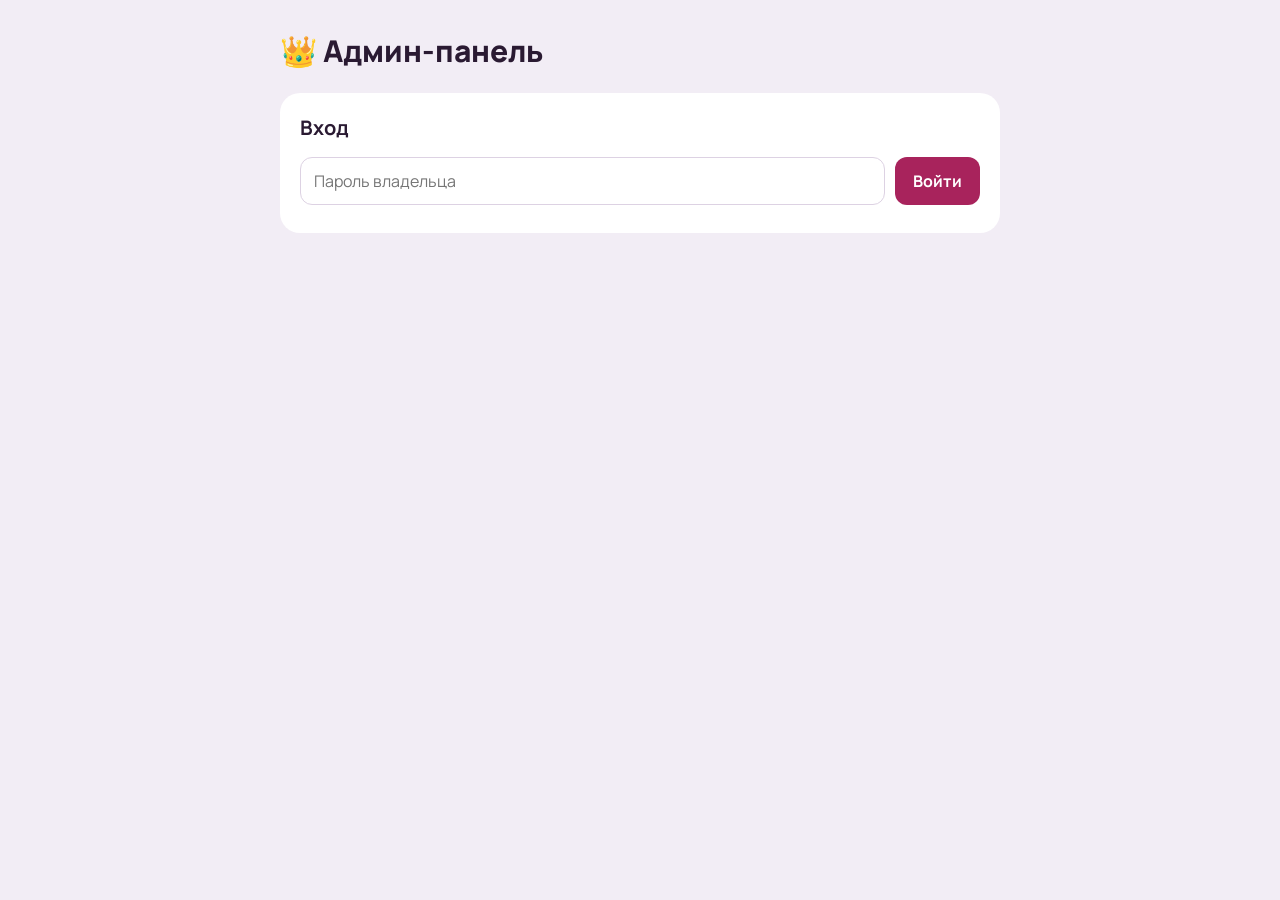
<file: static/admin.html>
<!DOCTYPE html>
<html lang="ru">
<head>
<meta charset="utf-8">
<meta name="viewport" content="width=device-width, initial-scale=1">
<meta name="robots" content="noindex">
<title>Админ-панель салона</title>
<link href="https://fonts.googleapis.com/css2?family=Manrope:wght@400;500;700;800&display=swap" rel="stylesheet">
<link rel="stylesheet" href="/static/base.css">
</head>
<body>
<main>
  <div class="top">
    <h1>👑 Админ-панель</h1>
    <div class="nav hidden" id="nav"><a class="btn ghost" href="/support">💬 Вопросы клиентов</a><button class="ghost" id="out">Выйти</button></div>
  </div>

  <section id="login">
    <h2>Вход</h2>
    <form id="lf" class="add" style="grid-template-columns:1fr auto">
      <input type="password" id="pw" placeholder="Пароль владельца" autocomplete="current-password" aria-label="Пароль">
      <button type="submit">Войти</button>
    </form>
    <p class="err" id="lerr"></p>
  </section>

  <div id="app" style="display:none;gap:20px">
    <section>
      <h2>👩‍🎨 Мастера</h2>
      <div id="masters"></div>
      <form id="mf" class="add">
        <input id="mname" placeholder="Имя мастера" aria-label="Имя мастера">
        <input id="mtg" placeholder="Telegram ID (необязательно)" inputmode="numeric" aria-label="Telegram ID мастера">
        <button type="submit">Добавить</button>
      </form>
      <p class="hint">Telegram ID мастер узнаёт у бота командой /id. Он нужен для заявок в Telegram и проверки при входе в общий чат. Пароль для кабинета мастера (/master) показывается один раз при добавлении.</p>
      <p class="err" id="merr"></p>
      <p class="cred hidden" id="mcred"></p>
    </section>

    <section>
      <h2>🛟 Служба поддержки</h2>
      <div id="staff"></div>
      <form id="sf" class="add">
        <input id="sname" placeholder="Имя сотрудника" aria-label="Имя сотрудника">
        <input id="stg" placeholder="Telegram ID (необязательно)" inputmode="numeric" aria-label="Telegram ID сотрудника">
        <button type="submit">Добавить</button>
      </form>
      <p class="hint">Сотрудник отвечает на вопросы клиентов в боте или на странице /support.</p>
      <p class="err" id="serr"></p>
      <p class="cred hidden" id="scred"></p>
    </section>

    <section>
      <h2>🔗 Общий чат салона</h2>
      <form id="cf" class="add" style="grid-template-columns:1fr auto auto">
        <input id="clink" placeholder="https://t.me/+..." aria-label="Ссылка на общий чат">
        <button type="submit">Сохранить</button>
        <button type="button" class="ghost danger" id="cclear">Убрать</button>
      </form>
      <p class="hint" id="chint"></p>
      <p class="err" id="cerr"></p>
    </section>

    <section>
      <h2>📊 Часы работы</h2>
      <div class="tabs" id="ptabs">
        <button class="ghost on" data-p="week">Эта неделя</button>
        <button class="ghost" data-p="prev">Прошлая</button>
        <button class="ghost" data-p="month">Этот месяц</button>
      </div>
      <div id="stats"></div>
    </section>

    <section>
      <h2>🏖 Выходные сотрудников</h2>
      <div id="daysoff"></div>
      <form id="df" class="add" style="grid-template-columns:repeat(auto-fit,minmax(150px,1fr))">
        <select id="dmaster" aria-label="Мастер"></select>
        <input type="date" id="ddate" aria-label="Первый день выходного" title="Первый день">
        <input type="date" id="ddate2" aria-label="Последний день, необязательно" title="Последний день (необязательно)">
        <button type="submit">Добавить</button>
      </form>
      <p class="err" id="derr"></p>
    </section>

    <section>
      <h2>📅 Ближайшие записи</h2>
      <div id="bookings"></div>
    </section>
  </div>
</main>

<dialog id="ed">
  <form id="ef" method="dialog">
    <h2 style="margin:0">Изменить запись</h2>
    <p class="hint" id="einfo" style="margin:0"></p>
    <label>Мастер<select id="emaster"></select></label>
    <label>Дата<input type="date" id="edate"></label>
    <label>Время<select id="etime"></select></label>
    <p class="err" id="eerr"></p>
    <div class="acts"><button type="button" class="ghost" id="ecancel">Закрыть</button><button type="submit">Сохранить</button></div>
  </form>
</dialog>

<script src="/static/common.js"></script>
<script>
const api = Api(["adm"], () => { $("app").style.display = "none"; $("nav").classList.add("hidden"); $("login").style.display = "block"; });
const note = (id, text) => { const el = $(id); el.textContent = text; el.classList.toggle("hidden", !text); };
let MASTERS = [], BOOKINGS = {}, editId = null, period = "week";

async function load() {
  const [m, s, ch, o, b] = await Promise.all([api("/api/admin/masters"), api("/api/admin/support-staff"), api("/api/admin/chat"), api("/api/admin/days-off"), api("/api/admin/bookings")]);
  $("login").style.display = "none"; $("app").style.display = "grid"; $("nav").classList.remove("hidden");
  MASTERS = m.masters;

  $("masters").innerHTML = m.masters.length ? m.masters.map(x => `<div class="item"><div>💅 ${esc(x.name)}<small>${x.telegram_id ? "Telegram ID: " + esc(x.telegram_id) : "Telegram не указан"}</small></div><div class="acts"><button class="ghost" data-mp="${x.id}">🔑 Пароль</button><button class="ghost danger" data-m="${x.id}">Удалить</button></div></div>`).join("")
    : '<p class="empty">Мастеров пока нет. Добавьте хотя бы одного, иначе запись недоступна.</p>';
  $("staff").innerHTML = s.staff.length ? s.staff.map(x => `<div class="item"><div>🛟 ${esc(x.name)}<small>${x.telegram_id ? "Telegram ID: " + esc(x.telegram_id) : "Telegram не указан"}</small></div><div class="acts"><button class="ghost" data-sp="${x.id}">🔑 Пароль</button><button class="ghost danger" data-s="${x.id}">Удалить</button></div></div>`).join("")
    : '<p class="empty">Сотрудников поддержки пока нет.</p>';

  $("clink").value = ch.link || "";
  $("chint").textContent = (ch.link ? "Мастера видят ссылку в кабинете и в боте." : "Ссылка не задана: мастера видят «временно недоступна».") +
    (ch.group_connected ? " Группа для проверки участников подключена." : " Группа не подключена: добавьте бота администратором и отправьте в ней /setgroup.");

  $("dmaster").innerHTML = (m.masters.length ? `<optgroup label="Мастера">${m.masters.map(x => `<option value="master:${x.id}">${esc(x.name)}</option>`).join("")}</optgroup>` : "") +
    (s.staff.length ? `<optgroup label="Поддержка">${s.staff.map(x => `<option value="support:${x.id}">${esc(x.name)}</option>`).join("")}</optgroup>` : "");
  $("daysoff").innerHTML = o.days_off.length ? o.days_off.map(x => `<div class="item"><div>${x.kind === "support" ? "🛟" : "💅"} ${esc(x.person)}<small>выходной ${fmtDate(x.date)}</small></div><button class="ghost" data-d="${x.kind}:${x.id}">Убрать</button></div>`).join("") : '<p class="empty">Выходных пока нет.</p>';

  BOOKINGS = {}; let html = "", last = "";
  $("etime").innerHTML = b.slots.map(t => `<option>${t}</option>`).join("");
  for (const x of b.bookings) {
    BOOKINGS[x.id] = x;
    if (x.date !== last) { html += `<div class="day">${fmtDate(x.date)}</div>`; last = x.date; }
    html += `<div class="item"><div>🕒 ${esc(x.time)} · ${esc(x.name)}, ${esc(x.phone)}${x.tg_username ? ", @" + esc(x.tg_username) : ""}<small>👩‍🎨 ${esc(x.master)} · бот у клиента: ${x.notified ? "подключён" : "нет"}${x.comment ? " · " + esc(x.comment) : ""}</small></div><div class="acts"><button class="ghost" data-e="${x.id}">✏️ Изменить</button><button class="ghost danger" data-b="${x.id}" data-n="${x.notified}">Отменить</button></div></div>`;
  }
  $("bookings").innerHTML = html || '<p class="empty">Записей пока нет.</p>';
  loadStats();
}

async function loadStats() {
  const s = await api("/api/admin/stats?period=" + period);
  const total = s.rows.reduce((a, r) => a + r.hours, 0);
  $("stats").innerHTML = `<p class="hint">${fmtDate(s.start)} – ${fmtDate(s.end)}. Считаются приёмы по 2 часа, прошедшие и сегодняшние.</p>` +
    (s.rows.map((r, i) => `<div class="item"><div>${["🥇", "🥈", "🥉"][i] && r.visits ? ["🥇", "🥈", "🥉"][i] : "▫️"} ${esc(r.name)}</div><div><b>${r.hours} ч</b> <small style="display:inline">(${r.visits} ${plural(r.visits, ["приём", "приёма", "приёмов"])})</small></div></div>`).join("") || '<p class="empty">Нет данных.</p>') +
    `<div class="item"><div><b>Всего</b></div><div><b>${total} ч</b></div></div>`;
}

const person = (formId, nameId, tgId, errId, credId, path, label) => $(formId).addEventListener("submit", async e => {
  e.preventDefault(); note(errId, ""); note(credId, "");
  try {
    const r = await api(path, "POST", {name: $(nameId).value, telegram_id: $(tgId).value});
    $(nameId).value = ""; $(tgId).value = ""; await load();
    note(credId, `Пароль для входа (${label}): ${r.password}. Сохраните его: повторно он не показывается.`);
  } catch (err) { note(errId, err.message); $(errId).classList.remove("hidden"); }
});
person("mf", "mname", "mtg", "merr", "mcred", "/api/admin/masters", "/master");
person("sf", "sname", "stg", "serr", "scred", "/api/admin/support-staff", "/support");

$("lf").addEventListener("submit", async e => {
  e.preventDefault(); $("lerr").textContent = "";
  try { localStorage.setItem("adm", (await api("/api/admin/login", "POST", {password: $("pw").value})).token); $("pw").value = ""; await load(); }
  catch (err) { $("lerr").textContent = err.message; }
});

$("cf").addEventListener("submit", async e => { e.preventDefault(); $("cerr").textContent = ""; try { await api("/api/admin/chat", "POST", {link: $("clink").value}); await load(); } catch (err) { $("cerr").textContent = err.message; } });
$("cclear").addEventListener("click", async () => { if (confirm("Убрать ссылку? Мастера увидят, что она временно недоступна.")) { await api("/api/admin/chat", "POST", {link: ""}); await load(); } });

$("df").addEventListener("submit", async e => {
  e.preventDefault(); $("derr").textContent = "";
  try {
    const d = await api("/api/admin/days-off", "POST", {kind: $("dmaster").value.split(":")[0], person_id: $("dmaster").value.split(":")[1], date: $("ddate").value, date_to: $("ddate2").value});
    $("ddate").value = ""; $("ddate2").value = ""; await load();
    if (d.conflicts) alert(`У мастера на эту дату уже записей: ${d.conflicts}. Они остались в списке: перенесите их (✏️ Изменить) или отмените.`);
  } catch (err) { $("derr").textContent = err.message; }
});

$("ptabs").addEventListener("click", e => { if (!e.target.dataset.p) return; period = e.target.dataset.p; [...$("ptabs").children].forEach(b => b.classList.toggle("on", b === e.target)); loadStats(); });

function openEdit(id) {
  const x = BOOKINGS[id]; editId = id;
  $("einfo").textContent = `${x.name}, ${x.phone}`;
  $("emaster").innerHTML = MASTERS.map(m => `<option value="${m.id}"${m.id === x.master_id ? " selected" : ""}>${esc(m.name)}</option>`).join("");
  $("edate").value = x.date; $("etime").value = x.time; $("eerr").textContent = "";
  $("ed").showModal();
}
$("ecancel").addEventListener("click", () => $("ed").close());
$("ef").addEventListener("submit", async e => {
  e.preventDefault();
  try { await api("/api/admin/bookings/" + editId, "PATCH", {master_id: $("emaster").value, date: $("edate").value, time: $("etime").value}); $("ed").close(); await load(); }
  catch (err) { $("eerr").textContent = err.message; }
});

document.addEventListener("click", async e => {
  const t = e.target.dataset;
  try {
    if (t.mp && confirm("Выпустить новый пароль для мастера? Старый перестанет работать.")) { const r = await api(`/api/admin/masters/${t.mp}/password`, "POST"); note("mcred", "Новый пароль мастера: " + r.password); }
    if (t.sp && confirm("Выпустить новый пароль? Старый перестанет работать.")) { const r = await api(`/api/admin/support-staff/${t.sp}/password`, "POST"); note("scred", "Новый пароль сотрудника: " + r.password); }
    if (t.m && confirm("Удалить мастера? Он будет удалён и из общего чата в Telegram. Будущие записи останутся.")) {
      const r = await api("/api/admin/masters/" + t.m, "DELETE"); await load();
      if (r.future_bookings) alert(`У мастера осталось будущих записей: ${r.future_bookings}. Передайте их другому мастеру (✏️ Изменить).`);
    }
    if (t.s && confirm("Удалить сотрудника поддержки?")) { await api("/api/admin/support-staff/" + t.s, "DELETE"); await load(); }
    if (t.d) { await api("/api/admin/days-off/" + t.d.replace(":", "/"), "DELETE"); await load(); }
    if (t.e) openEdit(t.e);
    if (t.b && confirm("Отменить запись? " + (t.n === "1" ? "Клиент получит сообщение в Telegram." : "Клиент не подключал Telegram: сообщите ему об отмене по телефону.") + " Мастер тоже получит уведомление.")) { await api("/api/admin/bookings/" + t.b, "DELETE"); await load(); }
  } catch (err) { alert(err.message); }
});
$("out").addEventListener("click", () => { localStorage.removeItem("adm"); location.reload(); });

if (localStorage.getItem("adm")) load().catch(() => {});
</script>
</body>
</html>
</file>
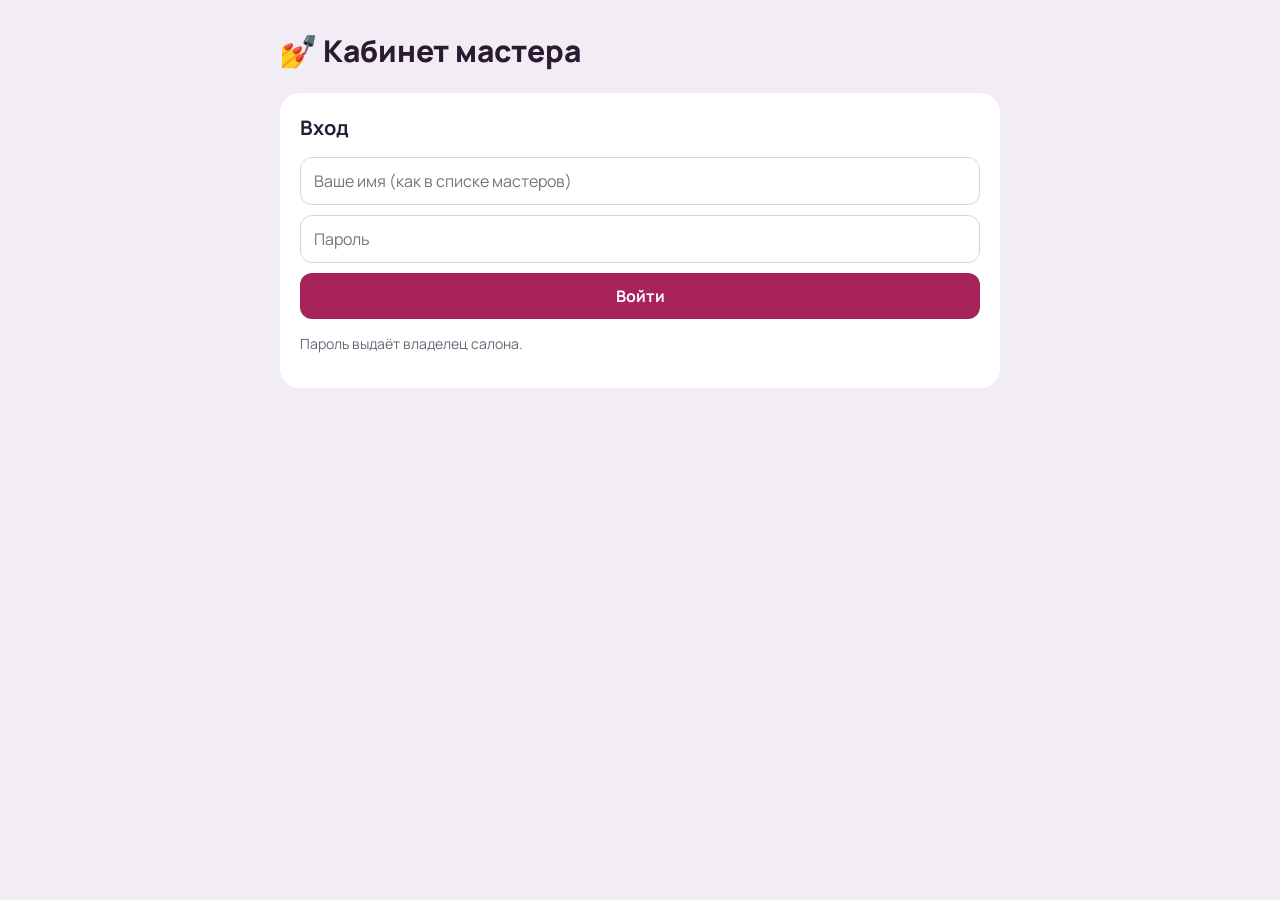
<file: static/master.html>
<!DOCTYPE html>
<html lang="ru">
<head>
<meta charset="utf-8">
<meta name="viewport" content="width=device-width, initial-scale=1">
<meta name="robots" content="noindex">
<title>Кабинет мастера</title>
<link href="https://fonts.googleapis.com/css2?family=Manrope:wght@400;500;700;800&display=swap" rel="stylesheet">
<link rel="stylesheet" href="/static/base.css">
</head>
<body>
<main>
  <div class="top"><h1 id="title">💅 Кабинет мастера</h1><button class="ghost hidden" id="out">Выйти</button></div>

  <section id="login">
    <h2>Вход</h2>
    <form id="lf" class="add" style="grid-template-columns:1fr">
      <input id="name" placeholder="Ваше имя (как в списке мастеров)" autocomplete="username" aria-label="Имя">
      <input type="password" id="pw" placeholder="Пароль" autocomplete="current-password" aria-label="Пароль">
      <button type="submit">Войти</button>
    </form>
    <p class="hint">Пароль выдаёт владелец салона.</p>
    <p class="err" id="lerr"></p>
  </section>

  <div id="app" style="display:none;gap:20px">
    <section>
      <div class="tabs" id="tabs">
        <button class="on" data-t="bk">📅 Мои записи</button>
        <button class="ghost" data-t="hrs">⏱ Мои часы</button>
        <button class="ghost" data-t="off">🏖 Мои выходные</button>
        <button class="ghost" data-t="team">👥 Коллектив</button>
        <button class="ghost" data-t="chat">💬 Чат салона</button>
      </div>
    </section>
    <section id="p-bk"></section>
    <section id="p-hrs" class="hidden"></section>
    <section id="p-team" class="hidden"></section>
    <section id="p-off" class="hidden"></section>
    <section id="p-chat" class="hidden"></section>
  </div>
</main>

<script src="/static/common.js"></script>
<script>
const api = Api(["mst"], () => { $("app").style.display = "none"; $("out").classList.add("hidden"); $("login").style.display = "block"; });

async function load() {
  const d = await api("/api/master/data");
  $("login").style.display = "none"; $("app").style.display = "grid"; $("out").classList.remove("hidden");
  $("title").textContent = "💅 " + d.name;

  let html = "<h2>📅 Мои записи</h2>", last = "";
  for (const x of d.bookings) {
    if (x.date !== last) { html += `<div class="day">${fmtDate(x.date)}</div>`; last = x.date; }
    html += `<div class="item"><div>🕒 ${esc(x.time)} · 👤 ${esc(x.name)}<small>📞 ${esc(x.phone)}${x.tg_username ? " · ✈️ @" + esc(x.tg_username) : ""}${x.comment ? " · 💬 " + esc(x.comment) : ""}</small></div></div>`;
  }
  $("p-bk").innerHTML = html + (d.bookings.length ? "" : '<p class="empty">Ближайших записей нет. Отдыхайте! ✨</p>');

  $("p-hrs").innerHTML = "<h2>⏱ Мои часы</h2>" + [["week", "Эта неделя"], ["prev", "Прошлая неделя"], ["month", "Этот месяц"]]
    .map(([k, t]) => `<div class="item"><div>🗓 ${t}</div><div><b>${d.hours[k]} ч</b></div></div>`).join("") +
    '<p class="hint">Считаются приёмы по 2 часа, прошедшие и сегодняшние.</p>';

  $("p-team").innerHTML = "<h2>👥 Коллектив салона</h2><h3 style='margin:0 0 4px'>💅 Мастера</h3>" +
    (d.team.masters.map(n => `<div class="item"><div>💅 ${esc(n)}</div></div>`).join("") || '<p class="empty">Пока никого нет.</p>') +
    "<h3 style='margin:18px 0 4px'>🛟 Служба поддержки</h3>" +
    (d.team.support.map(n => `<div class="item"><div>🛟 ${esc(n)}</div></div>`).join("") || '<p class="empty">Пока никого нет.</p>');

  $("p-off").innerHTML = "<h2>🏖 Мои выходные</h2>" + (d.off_today ? '<p class="ok">Сегодня у вас выходной.</p>' : "") +
    (d.days_off.length ? d.days_off.map(x => `<div class="item"><div>📅 ${fmtDate(x)}</div></div>`).join("") : '<p class="empty">Ближайших выходных нет.</p>') +
    '<p class="hint">Выходные назначает владелец салона. В эти дни клиенты не записываются к вам.</p>';

  $("p-chat").innerHTML = "<h2>💬 Общий чат салона</h2>" + (d.chat_link
    ? `<p>Здесь собирается вся команда 👇</p><a class="btn" href="${esc(d.chat_link)}" target="_blank" rel="noopener">🚪 Перейти в чат</a>`
    : '<p class="empty">🔒 Ссылка на чат временно недоступна. Владелец скоро обновит её.</p>');
}

$("tabs").addEventListener("click", e => {
  const t = e.target.dataset.t; if (!t) return;
  [...$("tabs").children].forEach(b => { b.classList.toggle("on", b === e.target); b.classList.toggle("ghost", b !== e.target); });
  ["bk", "hrs", "off", "team", "chat"].forEach(k => $("p-" + k).classList.toggle("hidden", k !== t));
});

$("lf").addEventListener("submit", async e => {
  e.preventDefault(); $("lerr").textContent = "";
  try { localStorage.setItem("mst", (await api("/api/staff/login", "POST", {role: "master", name: $("name").value, password: $("pw").value})).token); $("pw").value = ""; await load(); }
  catch (err) { $("lerr").textContent = err.message; }
});
$("out").addEventListener("click", () => { localStorage.removeItem("mst"); location.reload(); });
if (localStorage.getItem("mst")) load().catch(() => {});
</script>
</body>
</html>
</file>
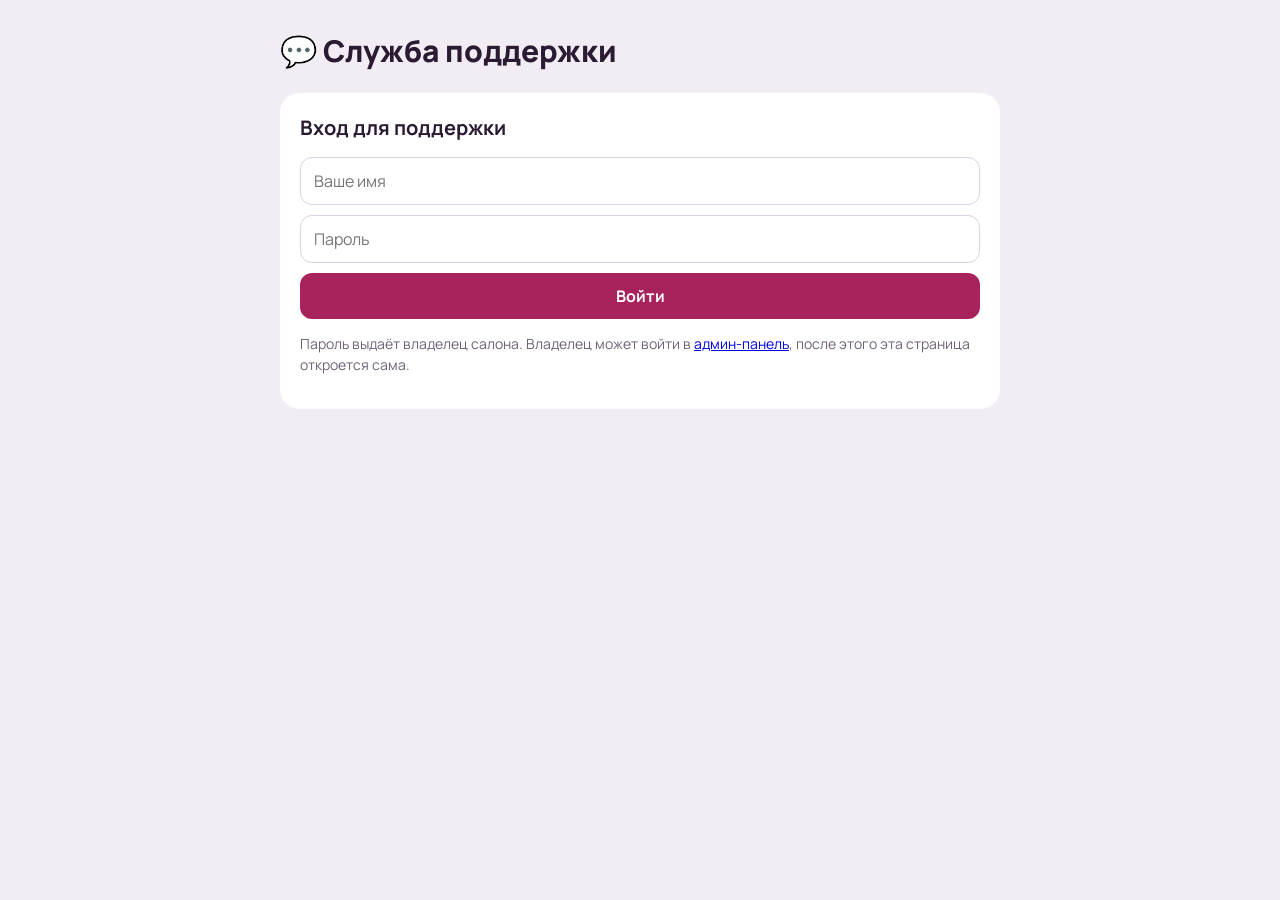
<file: static/support.html>
<!DOCTYPE html>
<html lang="ru">
<head>
<meta charset="utf-8">
<meta name="viewport" content="width=device-width, initial-scale=1">
<meta name="robots" content="noindex">
<title>Служба поддержки</title>
<link href="https://fonts.googleapis.com/css2?family=Manrope:wght@400;500;700;800&display=swap" rel="stylesheet">
<link rel="stylesheet" href="/static/base.css">
<style>#v-q{display:grid;gap:20px}</style>
</head>
<body>
<main>
  <div class="top">
    <h1 id="title">💬 Служба поддержки</h1>
    <div class="nav hidden" id="nav"><a class="btn ghost hidden" id="adm" href="/admin">👑 Админ-панель</a><button class="ghost" id="out">Выйти</button></div>
  </div>

  <section id="login">
    <h2>Вход для поддержки</h2>
    <form id="lf" class="add" style="grid-template-columns:1fr">
      <input id="name" placeholder="Ваше имя" autocomplete="username" aria-label="Имя">
      <input type="password" id="pw" placeholder="Пароль" autocomplete="current-password" aria-label="Пароль">
      <button type="submit">Войти</button>
    </form>
    <p class="hint">Пароль выдаёт владелец салона. Владелец может войти в <a href="/admin">админ-панель</a>, после этого эта страница откроется сама.</p>
    <p class="err" id="lerr"></p>
  </section>

  <div id="app" style="display:none;gap:20px">
    <section id="mtabs" class="hidden">
      <div class="tabs" id="vtabs">
        <button class="on" data-v="q">💬 Вопросы</button>
        <button class="ghost" data-v="stats">📊 Моя работа</button>
        <button class="ghost" data-v="off">🏖 Мои выходные</button>
        <button class="ghost" data-v="team">👥 Коллектив</button>
        <button class="ghost" data-v="chat">🔗 Чат салона</button>
      </div>
    </section>

    <div id="v-q">
      <section id="listbox">
        <div class="tabs" id="tabs">
          <button class="on" data-s="open">🔴 Открытые</button>
          <button class="ghost" data-s="closed">✅ Закрытые</button>
          <button class="ghost" id="refresh">🔄 Обновить</button>
        </div>
        <div id="list"></div>
      </section>

      <section id="chat" class="hidden">
        <div class="top"><h2 id="ctitle" style="margin:0"></h2><button class="ghost" id="back">← К списку</button></div>
        <p class="hint" id="cmeta"></p>
        <div id="msgs"></div>
        <form id="rf" style="display:grid;gap:10px;margin-top:14px">
          <textarea id="rtext" maxlength="1000" placeholder="Ваш ответ клиенту…" aria-label="Ответ"></textarea>
          <div class="acts" style="justify-content:flex-start"><button type="submit">📨 Отправить</button><button type="button" class="ghost" id="close">✅ Закрыть вопрос</button><button type="button" class="ghost" id="back2">📋 К списку вопросов</button></div>
        </form>
        <p class="err" id="rerr"></p>
      </section>
    </div>

    <section id="v-stats" class="hidden"></section>
    <section id="v-off" class="hidden"></section>
    <section id="v-team" class="hidden"></section>
    <section id="v-chat" class="hidden"></section>
  </div>
</main>

<script src="/static/common.js"></script>
<script>
const api = Api(["adm", "sup"], () => { $("app").style.display = "none"; $("nav").classList.add("hidden"); $("login").style.display = "block"; });
let status = "open", current = null, timer = null;

/* ---------- вопросы клиентов ---------- */
async function showList() {
  current = null; clearInterval(timer);
  $("chat").classList.add("hidden"); $("listbox").classList.remove("hidden");
  const d = await api("/api/support/tickets?status=" + status);
  $("login").style.display = "none"; $("app").style.display = "grid"; $("nav").classList.remove("hidden");
  $("adm").classList.toggle("hidden", !localStorage.getItem("adm"));
  $("list").innerHTML = d.tickets.map(t => `<div class="item" data-t="${t.id}" style="cursor:pointer"><div>${t.last_sender === "client" && t.status === "open" ? "🔴" : "🟡"} <b>#${t.id}</b> · ${esc(t.client_name || "Клиент")} · ${t.channel === "site" ? "🌐" : "✈️"}<small>${esc((t.last_text || "").slice(0, 90))} · ${fmtStamp(t.updated_at)}</small></div><button class="ghost" data-t="${t.id}">Открыть</button></div>`).join("")
    || `<p class="empty">${status === "open" ? "Открытых вопросов нет ✨" : "Закрытых вопросов нет."}</p>`;
}

async function openTicket(id, keepScroll) {
  current = id;
  const d = await api("/api/support/tickets/" + id);
  $("listbox").classList.add("hidden"); $("chat").classList.remove("hidden");
  $("ctitle").textContent = `Вопрос #${id} ${d.ticket.channel === "site" ? "🌐" : "✈️"}`;
  $("cmeta").textContent = `${d.ticket.client_name || "Клиент"}${d.ticket.contact ? " · " + d.ticket.contact : ""}${d.ticket.status === "closed" ? " · закрыт" : ""}${d.ticket.channel === "telegram" ? " · ответ придёт клиенту в Telegram" : " · ответ увидит клиент на сайте"}`;
  $("msgs").innerHTML = d.messages.map(m => `<div class="bubble ${m.sender}"><small>${esc(m.author || "")} · ${fmtStamp(m.created_at)}</small>${esc(m.text)}</div>`).join("");
  $("close").classList.toggle("hidden", d.ticket.status === "closed");
  if (!keepScroll) window.scrollTo({top: 0});
  clearInterval(timer); timer = setInterval(() => current && openTicket(current, true).catch(() => {}), 15000);
}

$("list").addEventListener("click", e => { const id = e.target.closest("[data-t]")?.dataset.t; if (id) openTicket(id); });
$("tabs").addEventListener("click", e => {
  if (e.target.id === "refresh") return showList();
  if (!e.target.dataset.s) return;
  status = e.target.dataset.s; [...$("tabs").children].forEach(b => { if (b.dataset.s) { b.classList.toggle("on", b === e.target); b.classList.toggle("ghost", b !== e.target); } });
  showList();
});
$("back").addEventListener("click", showList);
$("back2").addEventListener("click", showList);
$("close").addEventListener("click", async () => { await api(`/api/support/tickets/${current}/close`, "POST"); showList(); });
$("rf").addEventListener("submit", async e => {
  e.preventDefault(); $("rerr").textContent = "";
  try { await api(`/api/support/tickets/${current}/reply`, "POST", {text: $("rtext").value}); $("rtext").value = ""; openTicket(current, true); }
  catch (err) { $("rerr").textContent = err.message; }
});

/* ---------- личный кабинет сотрудника ---------- */
function view(v) {
  [...$("vtabs").children].forEach(b => { b.classList.toggle("on", b.dataset.v === v); b.classList.toggle("ghost", b.dataset.v !== v); });
  ["q", "stats", "off", "team", "chat"].forEach(k => $("v-" + k).classList.toggle("hidden", k !== v));
  if (v === "q") showList(); else { clearInterval(timer); current = null; }
}
$("vtabs").addEventListener("click", e => { if (e.target.dataset.v) view(e.target.dataset.v); });

async function loadMe() {
  try {
    const d = await api("/api/support/me");
    $("title").textContent = "🛟 " + d.name;
    const T = ["вопрос", "вопроса", "вопросов"], R = ["ответ", "ответа", "ответов"];
    $("v-stats").innerHTML = "<h2>📊 Моя работа</h2>" + [["week", "Эта неделя"], ["prev", "Прошлая неделя"], ["month", "Этот месяц"]]
      .map(([k, t]) => { const s = d.stats[k]; return `<div class="item"><div>🗓 ${t}</div><div><b>${s.tickets} ${plural(s.tickets, T)}</b> <small style="display:inline">(${s.replies} ${plural(s.replies, R)})</small></div></div>`; }).join("") +
      '<p class="hint">У службы поддержки нет графика приёмов, поэтому вместо часов считаются вопросы, на которые вы ответили. Если на вопрос ответили двое, он засчитывается обоим.</p>';
    $("v-off").innerHTML = "<h2>🏖 Мои выходные</h2>" + (d.off_today ? '<p class="ok">Сегодня у вас выходной: уведомления о новых вопросах не приходят.</p>' : "") +
      (d.days_off.length ? d.days_off.map(x => `<div class="item"><div>📅 ${fmtDate(x)}</div></div>`).join("") : '<p class="empty">Ближайших выходных нет.</p>') +
      '<p class="hint">Выходные назначает владелец салона.</p>';
    $("v-team").innerHTML = "<h2>👥 Коллектив салона</h2><h3 style='margin:0 0 4px'>💅 Мастера</h3>" +
      (d.team.masters.map(n => `<div class="item"><div>💅 ${esc(n)}</div></div>`).join("") || '<p class="empty">Пока никого нет.</p>') +
      "<h3 style='margin:18px 0 4px'>🛟 Служба поддержки</h3>" +
      (d.team.support.map(n => `<div class="item"><div>🛟 ${esc(n)}</div></div>`).join("") || '<p class="empty">Пока никого нет.</p>');
    $("v-chat").innerHTML = "<h2>🔗 Общий чат салона</h2>" + (d.chat_link
      ? `<p>Здесь собирается вся команда 👇</p><a class="btn" href="${esc(d.chat_link)}" target="_blank" rel="noopener">🚪 Перейти в чат</a>`
      : '<p class="empty">🔒 Ссылка на чат временно недоступна. Владелец скоро обновит её.</p>');
    $("mtabs").classList.remove("hidden");
  } catch { $("mtabs").classList.add("hidden"); } // владелец: личного кабинета нет, только вопросы
}

$("lf").addEventListener("submit", async e => {
  e.preventDefault(); $("lerr").textContent = "";
  try { localStorage.setItem("sup", (await api("/api/staff/login", "POST", {role: "support", name: $("name").value, password: $("pw").value})).token); $("pw").value = ""; await showList(); loadMe(); }
  catch (err) { $("lerr").textContent = err.message; }
});
$("out").addEventListener("click", () => { localStorage.removeItem("sup"); localStorage.removeItem("adm"); location.reload(); });
if (localStorage.getItem("adm") || localStorage.getItem("sup")) showList().then(loadMe).catch(() => {});
</script>
</body>
</html>
</file>
<file: static/base.css>
:root{--bg:#f2edf5;--card:#fff;--ink:#2a1a32;--muted:#6f6277;--accent:#a8235c;--accent-ink:#fff;--line:#ddd2e3;--err:#b3261e;--ok:#1f7a55}
@media (prefers-color-scheme:dark){:root{--bg:#1c1322;--card:#2a1d33;--ink:#f4ecf7;--muted:#b7a8c0;--accent:#ee6aa3;--accent-ink:#2a1a32;--line:#44344f;--err:#ff8a80;--ok:#6fd3a5}}
*{box-sizing:border-box}
body{margin:0;background:var(--bg);color:var(--ink);font-family:Manrope,system-ui,sans-serif;line-height:1.5}
main{max-width:760px;margin:0 auto;padding:28px 20px 64px;display:grid;gap:20px}
h1{font-size:30px;margin:0;font-weight:800}
h2{font-size:20px;margin:0 0 14px}
section{background:var(--card);border-radius:20px;padding:20px}
input,select,textarea{width:100%;font:inherit;color:inherit;background:transparent;border:1.5px solid var(--line);border-radius:12px;padding:11px 13px}
select option{color:#000}
textarea{resize:vertical;min-height:70px}
input:focus-visible,select:focus-visible,textarea:focus-visible,button:focus-visible,a:focus-visible{outline:3px solid var(--accent);outline-offset:2px}
button,.btn{font:inherit;font-weight:700;border:0;border-radius:12px;padding:11px 18px;cursor:pointer;background:var(--accent);color:var(--accent-ink);text-decoration:none;display:inline-block}
button.ghost,.btn.ghost{background:transparent;color:var(--ink);border:1.5px solid var(--line);padding:7px 13px;font-size:14px}
button.danger{color:var(--err)}
.top{display:flex;justify-content:space-between;align-items:center;gap:12px;flex-wrap:wrap}
.nav{display:flex;gap:8px;flex-wrap:wrap}
.add{display:grid;gap:10px;margin-top:14px}
@media(min-width:560px){.add{grid-template-columns:1fr 1fr auto}}
.item{display:flex;justify-content:space-between;align-items:center;gap:12px;padding:12px 0;border-top:1px solid var(--line)}
.item>div:first-child{min-width:0;overflow-wrap:anywhere}
.item small{color:var(--muted);display:block}
.acts{display:flex;gap:6px;flex-wrap:wrap;justify-content:flex-end}
.day{font-weight:800;margin:18px 0 4px}
.empty,.hint{color:var(--muted);font-size:14px}
.err{color:var(--err);font-weight:500;margin:8px 0 0}
.ok{color:var(--ok);font-weight:600}
.cred{background:var(--bg);border-radius:12px;padding:10px 14px;margin:12px 0 0;word-break:break-all}
.bubble{padding:10px 14px;border-radius:14px;margin:8px 0;max-width:88%;border:1.5px solid var(--line);overflow-wrap:anywhere;white-space:pre-wrap}
.bubble.staff{margin-left:auto;background:var(--accent);color:var(--accent-ink);border-color:transparent}
.bubble small{display:block;opacity:.7;font-size:12px}
dialog{border:0;border-radius:20px;background:var(--card);color:var(--ink);padding:20px;width:min(92vw,440px)}
dialog::backdrop{background:#0007}
dialog form{display:grid;gap:12px}
.tabs{display:flex;gap:8px;flex-wrap:wrap}
.tabs button.on{background:var(--accent);color:var(--accent-ink)}
.hidden{display:none!important}
</file>
